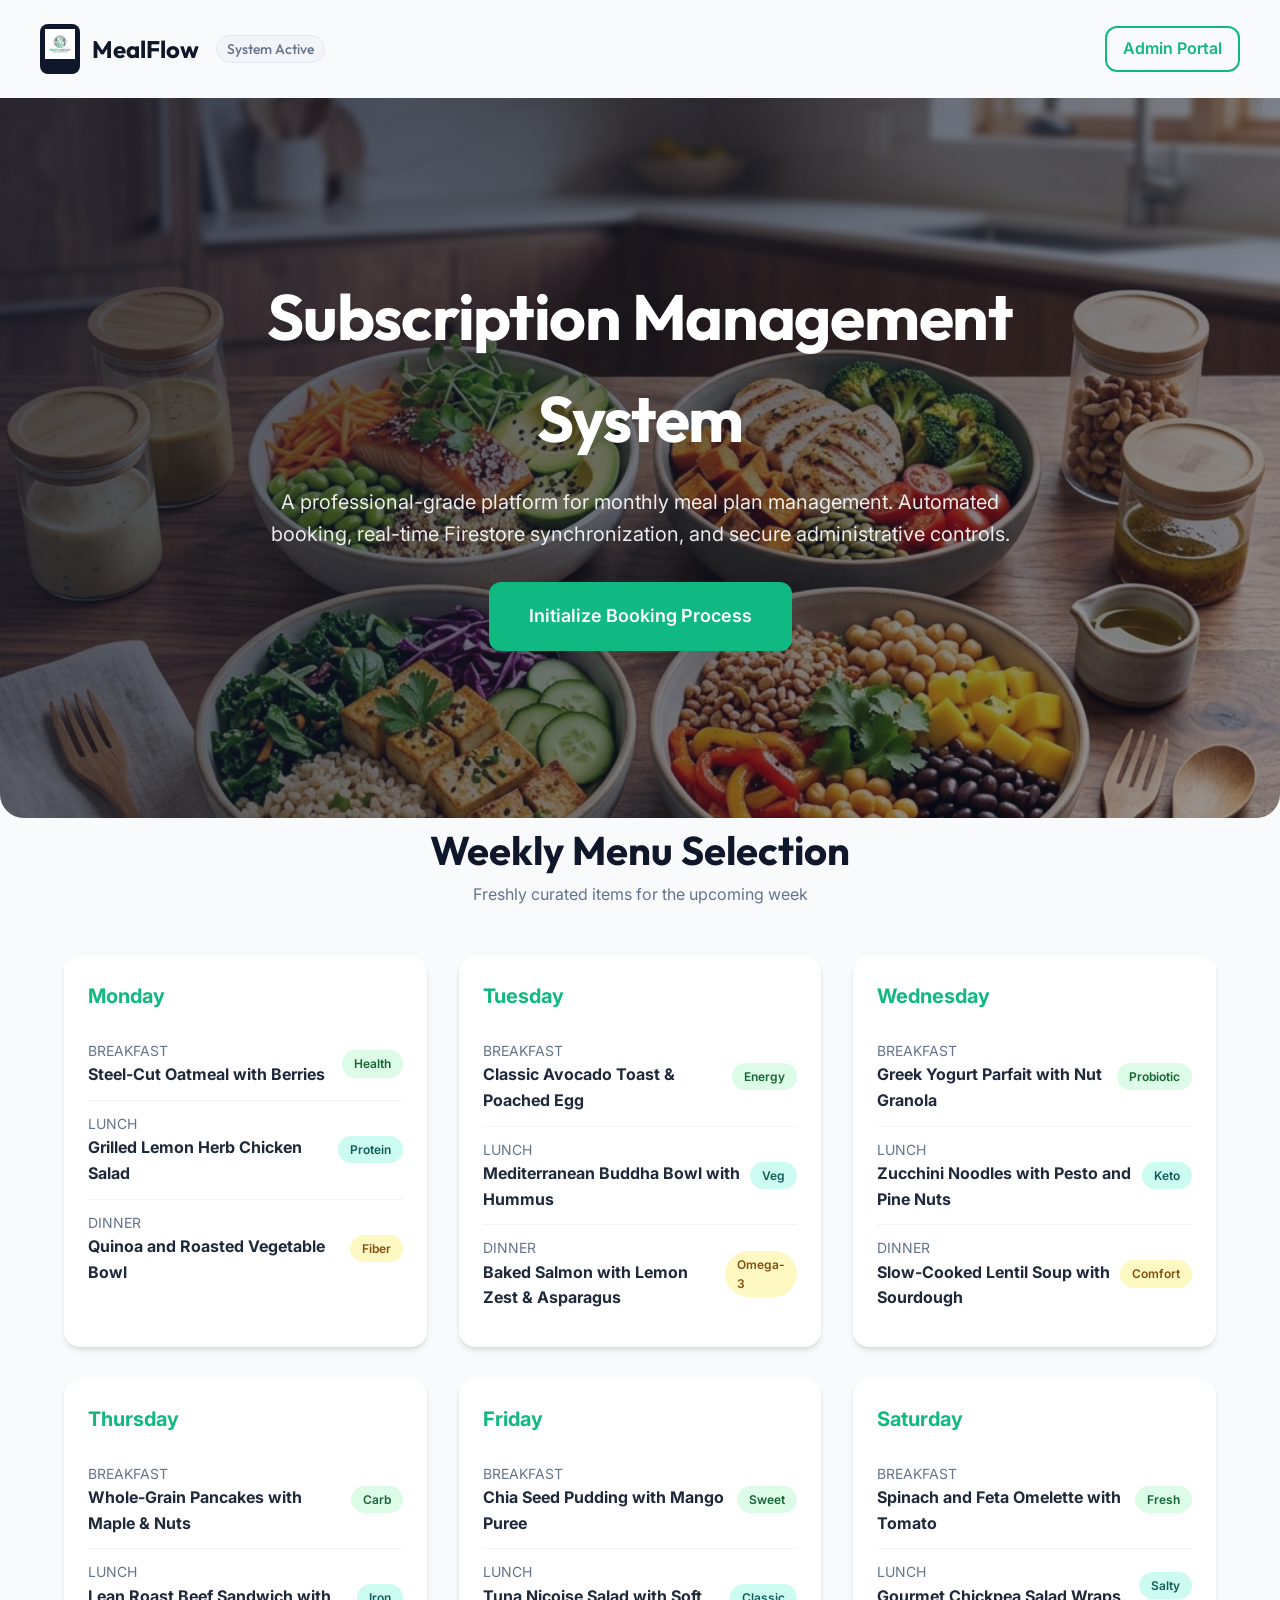
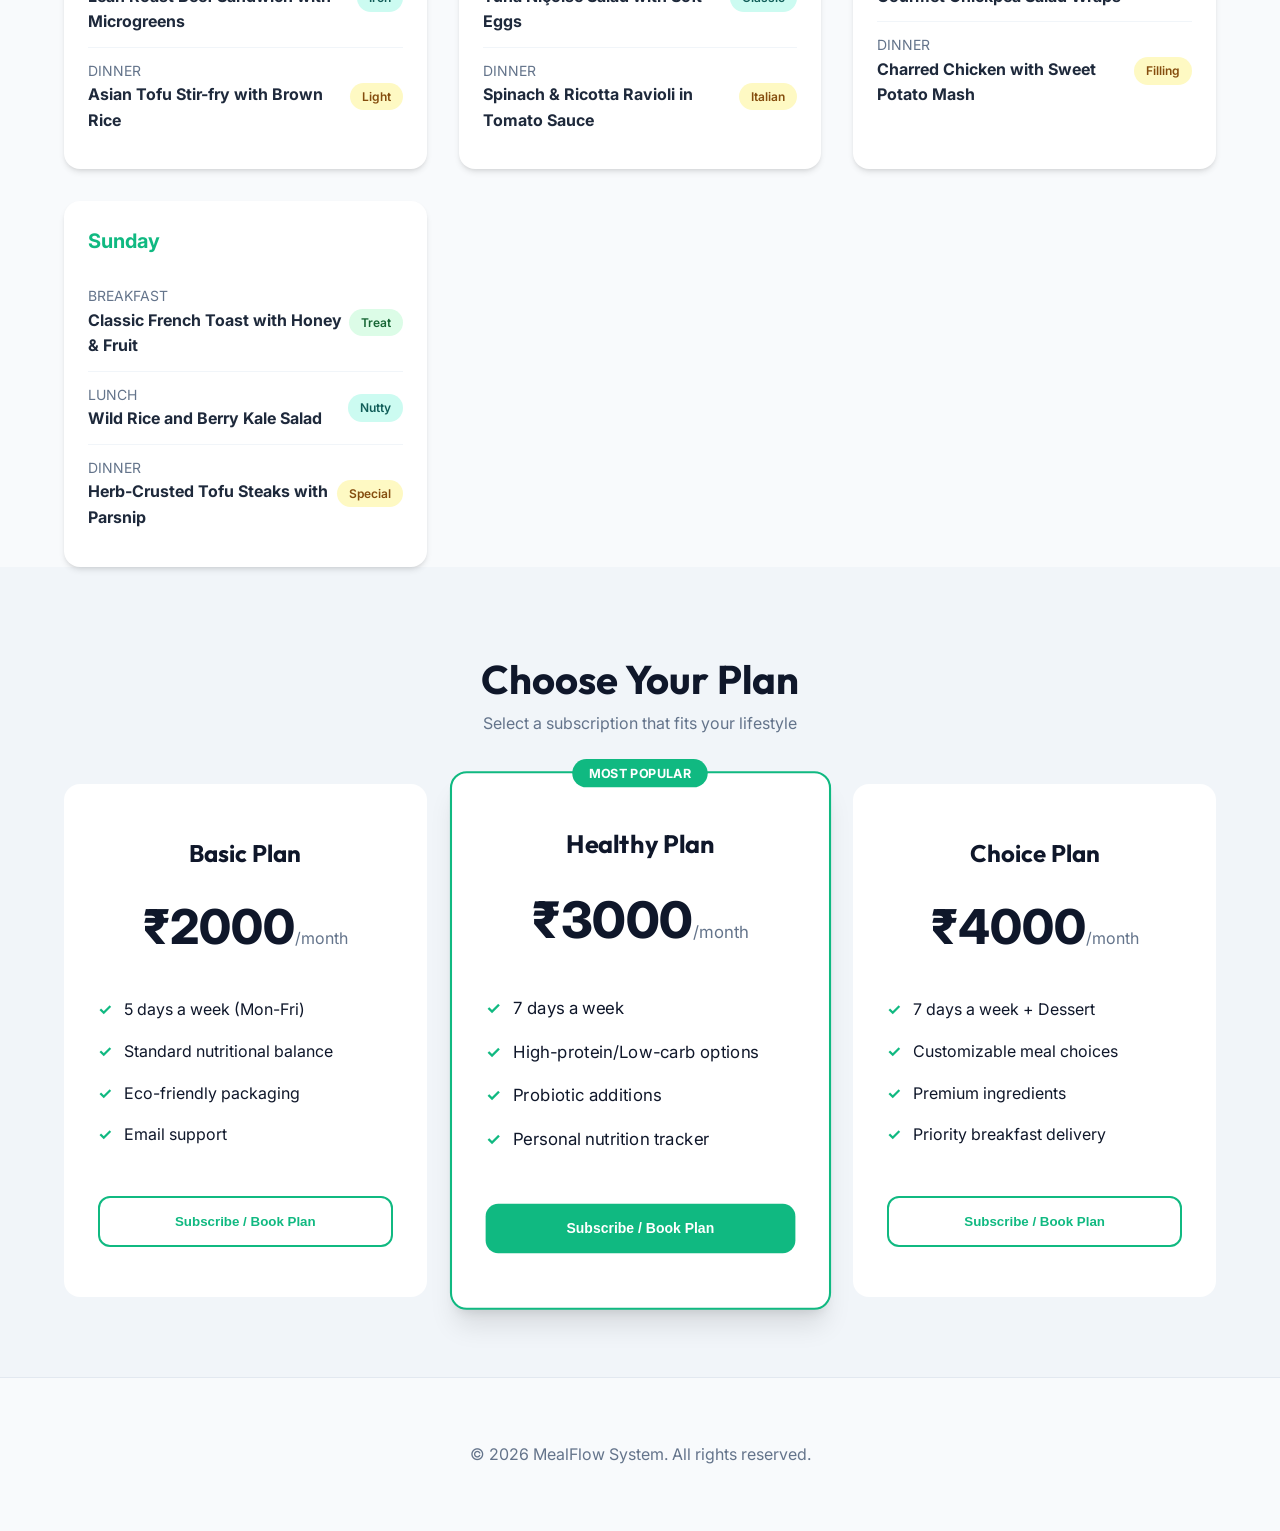
<file: index.html>
<!DOCTYPE html>
<html lang="en">
<head>
    <meta charset="UTF-8">
    <meta name="viewport" content="width=device-width, initial-scale=1.0">
    <title>MealFlow | Monthly Meal Subscription & Booking</title>
    <!-- SEO Meta Tags -->
    <meta name="description" content="Subscribe to personalized monthly meal plans. Choose from Basic, Healthy, and Choice plans with breakfast, lunch, and dinner options.">
    <!-- Fonts -->
    <link rel="preconnect" href="https://fonts.googleapis.com">
    <link rel="preconnect" href="https://fonts.gstatic.com" crossorigin>
    <link href="https://fonts.googleapis.com/css2?family=Inter:wght@400;500;600&family=Outfit:wght@600;700&display=swap" rel="stylesheet">
    <link rel="stylesheet" href="styles/main.css">
</head>
<body>
    <!-- Header/Nav -->
    <header class="container" style="padding: 1.5rem 0; display: flex; justify-content: space-between; align-items: center;">
        <div class="logo" style="display: flex; align-items: center; gap: 0.75rem; font-family: var(--font-heading); font-size: 1.5rem; font-weight: 700; color: var(--slate-900);">
            <div style="background: var(--slate-900); padding: 5px; border-radius: 8px;"><img src="assets/logo.png" alt="MealFlow" style="width: 30px; height: 30px; object-fit: contain;"></div>
            MealFlow <span style="font-size: 0.875rem; font-weight: 500; color: var(--slate-500); background: var(--slate-100); padding: 2px 10px; border-radius: 100px; margin-left: 5px; border: 1px solid var(--slate-200);">System Active</span>
        </div>
        <nav>
            <a href="admin.html" class="btn btn-outline" style="width: auto; padding: 0.5rem 1rem;">Admin Portal</a>
        </nav>
    </header>

    <!-- Hero -->
    <section class="hero" style="background-image: url('assets/hero_bg.png'); background-size: cover; background-position: center;">
        <div class="hero-overlay"></div>
        <div class="container hero-content">
            <h1>Subscription Management System</h1>
            <p>A professional-grade platform for monthly meal plan management. Automated booking, real-time Firestore synchronization, and secure administrative controls.</p>
            <a href="#plans" class="btn btn-primary" style="width: auto; padding: 1.25rem 2.5rem; font-size: 1.125rem;">Initialize Booking Process</a>
        </div>
    </section>

    <!-- Menu Display -->
    <section id="menu" class="container">
        <div class="section-title">
            <h2>Weekly Menu Selection</h2>
            <p>Freshly curated items for the upcoming week</p>
        </div>
        <div class="menu-grid" id="menu-container">
            <!-- Dynamically populated via JS -->
        </div>
    </section>

    <!-- Plans Section -->
    <section id="plans" style="background-color: var(--slate-100);">
        <div class="container">
            <div class="section-title">
                <h2>Choose Your Plan</h2>
                <p>Select a subscription that fits your lifestyle</p>
            </div>
            <div class="plan-grid">
                <!-- Basic Plan -->
                <div class="plan-card">
                    <h3>Basic Plan</h3>
                    <div class="plan-price">₹2000<span>/month</span></div>
                    <ul class="plan-features">
                        <li>5 days a week (Mon-Fri)</li>
                        <li>Standard nutritional balance</li>
                        <li>Eco-friendly packaging</li>
                        <li>Email support</li>
                    </ul>
                    <button type="button" class="btn btn-outline" onclick="openBooking('Basic Plan', 2000)">Subscribe / Book Plan</button>
                </div>
                <!-- Healthy Plan (Featured) -->
                <div class="plan-card premium">
                    <div style="background: var(--primary); color: white; padding: 0.25rem 1rem; position: absolute; top: 0; left: 50%; transform: translate(-50%, -50%); border-radius: 100px; font-weight: 700; font-size: 0.75rem; text-transform: uppercase;">Most Popular</div>
                    <h3>Healthy Plan</h3>
                    <div class="plan-price">₹3000<span>/month</span></div>
                    <ul class="plan-features">
                        <li>7 days a week</li>
                        <li>High-protein/Low-carb options</li>
                        <li>Probiotic additions</li>
                        <li>Personal nutrition tracker</li>
                    </ul>
                    <button type="button" class="btn btn-primary" onclick="openBooking('Healthy Plan', 3000)">Subscribe / Book Plan</button>
                </div>
                <!-- Choice Plan -->
                <div class="plan-card">
                    <h3>Choice Plan</h3>
                    <div class="plan-price">₹4000<span>/month</span></div>
                    <ul class="plan-features">
                        <li>7 days a week + Dessert</li>
                        <li>Customizable meal choices</li>
                        <li>Premium ingredients</li>
                        <li>Priority breakfast delivery</li>
                    </ul>
                    <button type="button" class="btn btn-outline" onclick="openBooking('Choice Plan', 4000)">Subscribe / Book Plan</button>
                </div>
            </div>
        </div>
    </section>

    <!-- Footer -->
    <footer style="padding: 4rem 0; text-align: center; color: var(--slate-500); border-top: 1px solid var(--slate-200);">
        <p>© 2026 MealFlow System. All rights reserved.</p>
    </footer>

    <!-- Booking Modal -->
    <div class="modal-overlay" id="modal-overlay">
        <div class="modal">
            <span class="modal-close" onclick="closeBooking()">&times;</span>
            <div style="text-align: center; margin-bottom: 2rem;">
                <h2 id="modal-title">Complete Your Booking</h2>
                <p style="color: var(--slate-500); font-size: 0.875rem;">Selected Plan: <span id="selected-plan-text" style="color: var(--primary); font-weight: 700;"></span></p>
            </div>
            <form id="booking-form">
                <input type="hidden" id="selected-plan" name="plan">
                <input type="hidden" id="plan-price" name="price">
                <div class="form-group">
                    <label for="name">Full Name</label>
                    <input type="text" id="name" name="name" class="form-control" placeholder="John Doe" pattern="[A-Za-z\s]{3,}" title="Please enter at least 3 alphabetic characters." required>
                    <div class="error-msg" id="name-error">Please enter your full name (Min 3 letters).</div>
                </div>
                <div class="form-group">
                    <label for="phone">Phone Number</label>
                    <input type="tel" id="phone" name="phone" class="form-control" placeholder="9876543210" pattern="[0-9]{10}" title="Please enter a valid 10-digit phone number." required>
                    <div class="error-msg" id="phone-error">Please enter a valid 10-digit phone number.</div>
                </div>
                <div class="form-group">
                    <label for="start-date">Start Date</label>
                    <input type="date" id="start-date" name="startDate" class="form-control" required>
                </div>
                <div class="form-group">
                    <label>Meal preference <span style="font-weight: 400; color: var(--slate-500);">(optional)</span></label>
                    <div style="display: flex; flex-wrap: wrap; gap: 1rem;">
                        <label style="font-weight: 400; display: flex; align-items: center; gap: 0.5rem; width: auto;">
                            <input type="radio" name="preference" value="" checked> No preference
                        </label>
                        <label style="font-weight: 400; display: flex; align-items: center; gap: 0.5rem; width: auto;">
                            <input type="radio" name="preference" value="Veg"> Veg
                        </label>
                        <label style="font-weight: 400; display: flex; align-items: center; gap: 0.5rem; width: auto;">
                            <input type="radio" name="preference" value="Non-Veg"> Non-Veg
                        </label>
                    </div>
                </div>
                <button type="submit" class="btn btn-primary" id="submit-btn" style="margin-top: 1rem;">Subscribe / Book Plan</button>
            </form>
            <div id="booking-status" style="margin-top: 1.5rem; text-align: center; display: none;">
                <p id="status-message" style="font-weight: 600;"></p>
            </div>
        </div>
    </div>

    <!-- Firebase SDKs (Disabled to prevent console errors due to inactive Firebase Project) -->
    <!-- <script src="https://www.gstatic.com/firebasejs/9.23.0/firebase-app-compat.js"></script> -->
    <!-- <script src="https://www.gstatic.com/firebasejs/9.23.0/firebase-firestore-compat.js"></script> -->
    
    <script src="js/firebase-config.js?v=3"></script>
    <script src="js/app.js?v=3"></script>
</body>
</html>
</file>
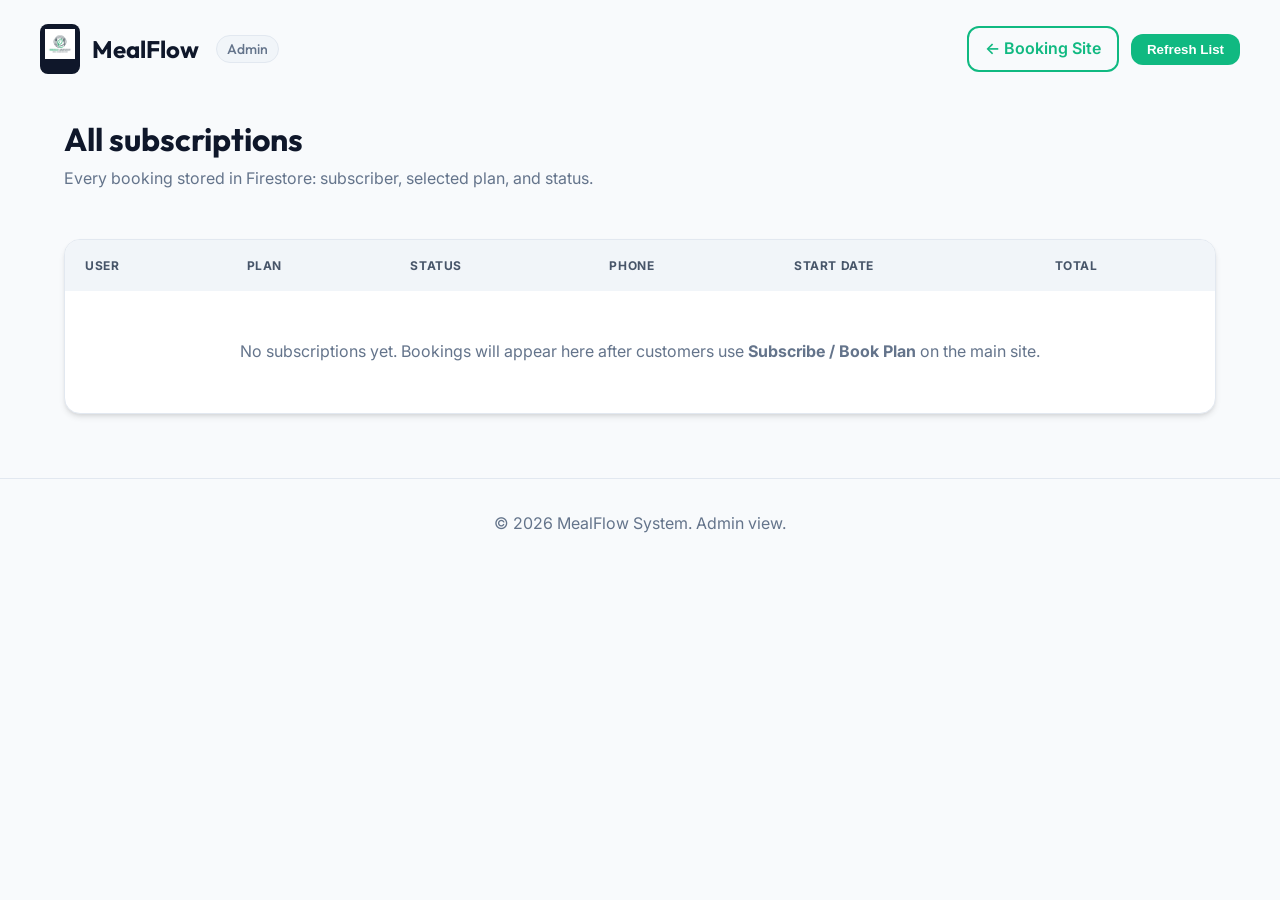
<file: admin.html>
<!DOCTYPE html>
<html lang="en">
<head>
    <meta charset="UTF-8">
    <meta name="viewport" content="width=device-width, initial-scale=1.0">
    <title>MealFlow | Admin — All Subscriptions</title>
    <meta name="description" content="View all monthly meal plan subscriptions: user, plan, and status.">
    <link rel="preconnect" href="https://fonts.googleapis.com">
    <link rel="preconnect" href="https://fonts.gstatic.com" crossorigin>
    <link href="https://fonts.googleapis.com/css2?family=Inter:wght@400;500;600&family=Outfit:wght@600;700&display=swap" rel="stylesheet">
    <link rel="stylesheet" href="styles/main.css">
</head>
<body>
    <header class="container" style="padding: 1.5rem 0; display: flex; justify-content: space-between; align-items: center; flex-wrap: wrap; gap: 1rem;">
        <div class="logo" style="display: flex; align-items: center; gap: 0.75rem; font-family: var(--font-heading); font-size: 1.5rem; font-weight: 700; color: var(--slate-900);">
            <div style="background: var(--slate-900); padding: 5px; border-radius: 8px;"><img src="assets/logo.png" alt="MealFlow" style="width: 30px; height: 30px; object-fit: contain;"></div>
            MealFlow <span style="font-size: 0.875rem; font-weight: 500; color: var(--slate-500); background: var(--slate-100); padding: 2px 10px; border-radius: 100px; margin-left: 5px; border: 1px solid var(--slate-200);">Admin</span>
        </div>
        <nav style="display: flex; gap: 0.75rem; align-items: center;">
            <a href="index.html" class="btn btn-outline" style="width: auto; padding: 0.5rem 1rem;">← Booking Site</a>
            <button type="button" class="btn btn-primary" style="width: auto; padding: 0.5rem 1rem;" id="refresh-btn">Refresh List</button>
        </nav>
    </header>

    <main class="container" style="padding-bottom: 4rem;">
        <div class="section-title" style="padding-top: 1rem; text-align: left;">
            <h1 style="font-size: 2rem;">All subscriptions</h1>
            <p>Every booking stored in Firestore: subscriber, selected plan, and status.</p>
        </div>

        <div style="background: white; border-radius: var(--radius-xl); border: 1px solid var(--slate-200); overflow: hidden; box-shadow: var(--shadow-md);">
            <div style="overflow-x: auto;">
                <table style="width: 100%; border-collapse: collapse; min-width: 640px;">
                    <thead>
                        <tr style="background: var(--slate-100); text-align: left;">
                            <th style="padding: 1rem 1.25rem; font-size: 0.75rem; text-transform: uppercase; letter-spacing: 0.05em; color: var(--slate-600);">User</th>
                            <th style="padding: 1rem 1.25rem; font-size: 0.75rem; text-transform: uppercase; letter-spacing: 0.05em; color: var(--slate-600);">Plan</th>
                            <th style="padding: 1rem 1.25rem; font-size: 0.75rem; text-transform: uppercase; letter-spacing: 0.05em; color: var(--slate-600);">Status</th>
                            <th style="padding: 1rem 1.25rem; font-size: 0.75rem; text-transform: uppercase; letter-spacing: 0.05em; color: var(--slate-600);">Phone</th>
                            <th style="padding: 1rem 1.25rem; font-size: 0.75rem; text-transform: uppercase; letter-spacing: 0.05em; color: var(--slate-600);">Start date</th>
                            <th style="padding: 1rem 1.25rem; font-size: 0.75rem; text-transform: uppercase; letter-spacing: 0.05em; color: var(--slate-600);">Total</th>
                        </tr>
                    </thead>
                    <tbody id="bookings-tbody"></tbody>
                </table>
            </div>
            <div id="no-data" style="display: none; padding: 3rem; text-align: center; color: var(--slate-500);">
                No subscriptions yet. Bookings will appear here after customers use <strong>Subscribe / Book Plan</strong> on the main site.
            </div>
        </div>
    </main>

    <footer style="padding: 2rem 0; text-align: center; color: var(--slate-500); border-top: 1px solid var(--slate-200);">
        <p>© 2026 MealFlow System. Admin view.</p>
    </footer>

    <!-- Firebase SDKs (Disabled to prevent console errors due to inactive Firebase Project) -->
    <!-- <script src="https://www.gstatic.com/firebasejs/9.23.0/firebase-app-compat.js"></script> -->
    <!-- <script src="https://www.gstatic.com/firebasejs/9.23.0/firebase-firestore-compat.js"></script> -->
    <script src="js/firebase-config.js"></script>
    <script src="js/admin.js"></script>
</body>
</html>
</file>
<file: styles/main.css>
:root {
  /* Colors */
  --primary: #10b981;
  --primary-dark: #059669;
  --secondary: #0f172a;
  --accent: #f59e0b;
  --success: #10b981;
  --error: #ef4444;
  --warning: #f59e0b;
  --info: #3b82f6;

  /* Neutrals */
  --slate-50: #f8fafc;
  --slate-100: #f1f5f9;
  --slate-200: #e2e8f0;
  --slate-300: #cbd5e1;
  --slate-400: #94a3b8;
  --slate-500: #64748b;
  --slate-600: #475569;
  --slate-700: #334155;
  --slate-800: #1e293b;
  --slate-900: #0f172a;

  /* Shadows */
  --shadow-sm: 0 1px 2px 0 rgb(0 0 0 / 0.05);
  --shadow-md: 0 4px 6px -1px rgb(0 0 0 / 0.1), 0 2px 4px -2px rgb(0 0 0 / 0.1);
  --shadow-lg: 0 10px 15px -3px rgb(0 0 0 / 0.1), 0 4px 6px -4px rgb(0 0 0 / 0.1);
  --shadow-xl: 0 20px 25px -5px rgb(0 0 0 / 0.1), 0 8px 10px -6px rgb(0 0 0 / 0.1);

  /* Border Radius */
  --radius-sm: 0.375rem;
  --radius-md: 0.5rem;
  --radius-lg: 0.75rem;
  --radius-xl: 1rem;
  --radius-2xl: 1.5rem;

  /* Typography */
  --font-main: 'Inter', system-ui, -apple-system, sans-serif;
  --font-heading: 'Outfit', sans-serif;
}

* {
  margin: 0;
  padding: 0;
  box-sizing: border-box;
}

body {
  font-family: var(--font-main);
  background-color: var(--slate-50);
  color: var(--slate-900);
  line-height: 1.6;
}

h1, h2, h3, h4 {
  font-family: var(--font-heading);
  font-weight: 700;
}

.container {
  max-width: 1200px;
  margin: 0 auto;
  padding: 0 1.5rem;
}

/* Glassmorphism */
.glass {
  background: rgba(255, 255, 255, 0.8);
  backdrop-filter: blur(12px);
  -webkit-backdrop-filter: blur(12px);
  border: 1px solid rgba(255, 255, 255, 0.3);
}

/* Hero Section */
.hero {
  position: relative;
  height: 80vh;
  display: flex;
  align-items: center;
  justify-content: center;
  color: white;
  text-align: center;
  overflow: hidden;
  border-bottom-left-radius: var(--radius-2xl);
  border-bottom-right-radius: var(--radius-2xl);
}

.hero-overlay {
  position: absolute;
  top: 0;
  left: 0;
  width: 100%;
  height: 100%;
  background: linear-gradient(135deg, rgba(15, 23, 42, 0.8) 0%, rgba(15, 23, 42, 0.4) 100%);
  z-index: 1;
}

.hero-content {
  position: relative;
  z-index: 2;
  max-width: 800px;
}

.hero h1 {
  font-size: 4rem;
  margin-bottom: 1rem;
  letter-spacing: -0.02em;
}

.hero p {
  font-size: 1.25rem;
  opacity: 0.9;
  margin-bottom: 2rem;
}

/* Sections */
section {
  padding: 5rem 0;
}

.section-title {
  text-align: center;
  margin-bottom: 3rem;
}

.section-title h2 {
  font-size: 2.5rem;
  color: var(--slate-900);
}

.section-title p {
  color: var(--slate-500);
}

/* Menu Grid */
.menu-grid {
  display: grid;
  grid-template-columns: repeat(auto-fit, minmax(300px, 1fr));
  gap: 2rem;
}

.day-card {
  background: white;
  border-radius: var(--radius-xl);
  padding: 1.5rem;
  box-shadow: var(--shadow-md);
  transition: transform 0.3s ease, box-shadow 0.3s ease;
}

.day-card:hover {
  transform: translateY(-5px);
  box-shadow: var(--shadow-xl);
}

.day-name {
  color: var(--primary);
  font-weight: 700;
  font-size: 1.25rem;
  margin-bottom: 1rem;
  display: block;
}

.meal-item {
  display: flex;
  justify-content: space-between;
  align-items: center;
  padding: 0.75rem 0;
  border-bottom: 1px solid var(--slate-100);
}

.meal-item:last-child {
  border-bottom: none;
}

.meal-info span {
  display: block;
  font-size: 0.875rem;
  color: var(--slate-500);
  text-transform: uppercase;
}

.meal-info strong {
  font-size: 1rem;
  color: var(--slate-800);
}

.meal-tag {
  padding: 0.25rem 0.75rem;
  border-radius: 100px;
  font-size: 0.75rem;
  font-weight: 600;
}

.tag-breakfast { background: #dcfce7; color: #166534; }
.tag-lunch { background: #ccfbf1; color: #115e59; }
.tag-dinner { background: #fef9c3; color: #854d0e; }

/* Plan Cards */
.plan-grid {
  display: grid;
  grid-template-columns: repeat(auto-fit, minmax(300px, 1fr));
  gap: 2rem;
  margin-top: 2rem;
}

.plan-card {
  background: white;
  border-radius: var(--radius-xl);
  padding: 3rem 2rem;
  text-align: center;
  position: relative;
  border: 2px solid transparent;
  transition: all 0.3s ease;
}

.plan-card.premium {
  border-color: var(--primary);
  background: white;
  transform: scale(1.05);
  box-shadow: var(--shadow-xl);
}

.plan-card h3 {
  font-size: 1.5rem;
  margin-bottom: 1rem;
}

.plan-price {
  font-size: 3rem;
  font-weight: 800;
  margin-bottom: 1.5rem;
  color: var(--slate-900);
}

.plan-price span {
  font-size: 1rem;
  color: var(--slate-500);
  font-weight: 400;
}

.plan-features {
  list-style: none;
  margin-bottom: 2.5rem;
  text-align: left;
}

.plan-features li {
  padding: 0.5rem 0;
  display: flex;
  align-items: center;
  gap: 0.75rem;
}

.plan-features li::before {
  content: '✓';
  color: var(--primary);
  font-weight: bold;
}

.btn {
  display: inline-block;
  padding: 1rem 2rem;
  border-radius: var(--radius-lg);
  font-weight: 600;
  text-decoration: none;
  transition: all 0.2s ease;
  cursor: pointer;
  border: none;
  width: 100%;
}

.btn-primary {
  background: var(--primary);
  color: white;
}

.btn-primary:hover {
  background: var(--primary-dark);
  transform: translateY(-2px);
}

.btn-outline {
  border: 2px solid var(--primary);
  color: var(--primary);
  background: transparent;
}

/* Modal */
.modal-overlay {
  position: fixed;
  top: 0;
  left: 0;
  width: 100%;
  height: 100%;
  background: rgba(15, 23, 42, 0.6);
  backdrop-filter: blur(4px);
  z-index: 1000;
  display: none;
  align-items: center;
  justify-content: center;
}

.modal {
  background: white;
  width: 100%;
  max-width: 500px;
  border-radius: var(--radius-xl);
  padding: 2.5rem;
  position: relative;
  box-shadow: var(--shadow-2xl);
}

.modal-close {
  position: absolute;
  top: 1.5rem;
  right: 1.5rem;
  font-size: 1.5rem;
  cursor: pointer;
  color: var(--slate-400);
}

/* Form Styles */
.form-group {
  margin-bottom: 1.5rem;
}

.form-group label {
  display: block;
  font-size: 0.875rem;
  font-weight: 600;
  margin-bottom: 0.5rem;
  color: var(--slate-700);
}

.form-control {
  width: 100%;
  padding: 0.75rem 1rem;
  border-radius: var(--radius-md);
  border: 1px solid var(--slate-200);
  font-family: inherit;
  font-size: 1rem;
  transition: border-color 0.2s;
}

.form-control:focus {
  outline: none;
  border-color: var(--primary);
  box-shadow: 0 0 0 3px rgba(16, 185, 129, 0.1);
}

.error-msg {
  color: var(--error);
  font-size: 0.75rem;
  margin-top: 0.25rem;
  display: none;
}

/* Responsive */
@media (max-width: 768px) {
  .hero h1 { font-size: 2.5rem; }
  .plan-card.premium { transform: none; }
}
</file>
